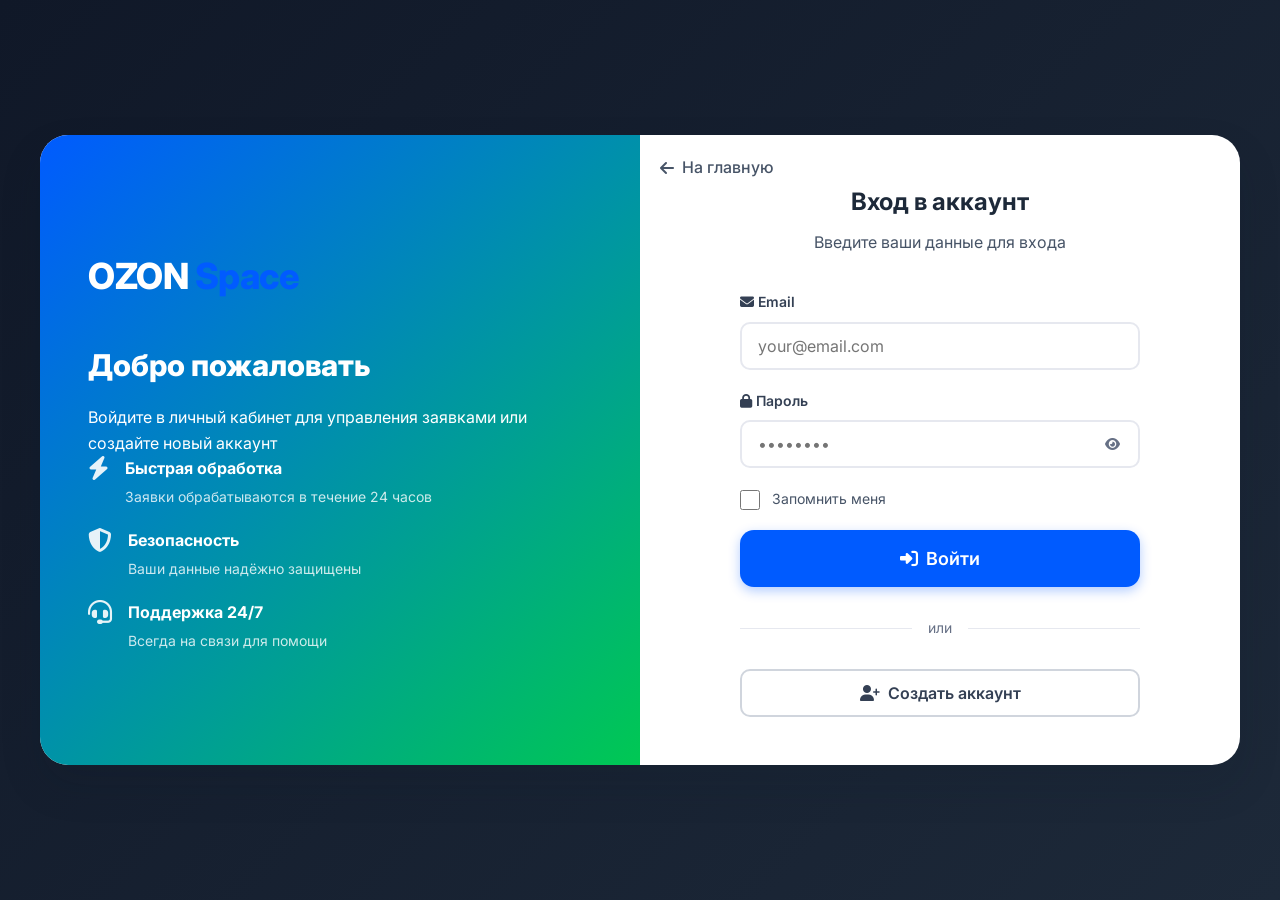
<file: login.html>
<!DOCTYPE html>
<html lang="ru">
<head>
    <meta charset="UTF-8">
    <meta name="viewport" content="width=device-width, initial-scale=1.0">
    <title>Вход в систему | OZON Space</title>
    <link rel="stylesheet" href="style.css">
    <link href="https://fonts.googleapis.com/css2?family=Inter:wght@300;400;500;600;700;800&display=swap" rel="stylesheet">
    <link rel="stylesheet" href="https://cdnjs.cloudflare.com/ajax/libs/font-awesome/6.4.0/css/all.min.css">
    <meta name="description" content="OZON Space - коворкинг центр для складов, ПВЗ и логистики. Аренда помещений от 50 м².">
<meta name="keywords" content="коворкинг, склад, ПВЗ, логистика, аренда, OZON">
<meta name="robots" content="index, follow">

<!-- Для поисковиков -->
<meta name="yandex-verification" content="код_из_Яндекс_Вебмастер">
<meta name="google-site-verification" content="код_из_Google_Search">

<!-- Open Graph -->
<meta property="og:title" content="OZON Space | Коворкинг центр">
<meta property="og:description" content="Современные пространства для бизнеса">
<meta property="og:type" content="website">
<meta property="og:url" content="https://coldstarebo1.github.io/ozon-space/">
</head>
<body class="auth-page">
    <div class="auth-container">
        <div class="auth-info">
            <div class="auth-info-content">
                <div class="logo-large">
                    <span class="logo-text">OZON <span class="highlight">Space</span></span>
                </div>
                <h1>Добро пожаловать</h1>
                <p>Войдите в личный кабинет для управления заявками или создайте новый аккаунт</p>
                <div class="auth-features">
                    <div class="auth-feature">
                        <i class="fas fa-bolt"></i>
                        <div><h4>Быстрая обработка</h4><p>Заявки обрабатываются в течение 24 часов</p></div>
                    </div>
                    <div class="auth-feature">
                        <i class="fas fa-shield-alt"></i>
                        <div><h4>Безопасность</h4><p>Ваши данные надёжно защищены</p></div>
                    </div>
                    <div class="auth-feature">
                        <i class="fas fa-headset"></i>
                        <div><h4>Поддержка 24/7</h4><p>Всегда на связи для помощи</p></div>
                    </div>
                </div>
            </div>
        </div>

        <div class="auth-forms">
            <a href="index.html" class="back-to-site"><i class="fas fa-arrow-left"></i> На главную</a>

            <div class="auth-form-wrapper active" id="loginWrapper">
                <div class="auth-header">
                    <h2>Вход в аккаунт</h2>
                    <p>Введите ваши данные для входа</p>
                </div>
                <form id="loginForm" class="auth-form">
                    <div class="form-group">
                        <label for="loginEmail"><i class="fas fa-envelope"></i> Email</label>
                        <input type="email" id="loginEmail" required placeholder="your@email.com" autocomplete="email">
                    </div>
                    <div class="form-group">
                        <label for="loginPassword"><i class="fas fa-lock"></i> Пароль</label>
                        <div class="password-input">
                            <input type="password" id="loginPassword" required placeholder="••••••••" autocomplete="current-password">
                            <button type="button" class="toggle-password" data-target="loginPassword"><i class="fas fa-eye"></i></button>
                        </div>
                    </div>
                    <div class="form-options">
                        <label class="checkbox-label">
                            <input type="checkbox" id="rememberMe">
                            <span>Запомнить меня</span>
                        </label>
                    </div>
                    <button type="submit" class="btn btn-primary btn-block btn-lg"><i class="fas fa-sign-in-alt"></i> Войти</button>
                    <div class="auth-divider"><span>или</span></div>
                    <button type="button" class="btn btn-outline btn-block" id="showRegisterBtn"><i class="fas fa-user-plus"></i> Создать аккаунт</button>
                </form>
            </div>

            <div class="auth-form-wrapper" id="registerWrapper">
                <div class="auth-header">
                    <h2>Регистрация</h2>
                    <p>Создайте аккаунт для начала работы</p>
                </div>
                <form id="registerForm" class="auth-form">
                    <div class="form-group">
                        <label for="registerName"><i class="fas fa-user"></i> ФИО *</label>
                        <input type="text" id="registerName" required placeholder="Иванов Иван Иванович" autocomplete="name">
                    </div>
                    <div class="form-group">
                        <label for="registerEmail"><i class="fas fa-envelope"></i> Email *</label>
                        <input type="email" id="registerEmail" required placeholder="your@email.com" autocomplete="email">
                    </div>
                    <div class="form-group">
                        <label for="registerPhone"><i class="fas fa-phone"></i> Телефон *</label>
                        <input type="tel" id="registerPhone" required placeholder="+7 (999) 000-00-00" autocomplete="tel">
                    </div>
                    <div class="form-group">
                        <label for="registerPassword"><i class="fas fa-lock"></i> Пароль *</label>
                        <div class="password-input">
                            <input type="password" id="registerPassword" required placeholder="Минимум 6 символов" autocomplete="new-password" minlength="6">
                            <button type="button" class="toggle-password" data-target="registerPassword"><i class="fas fa-eye"></i></button>
                        </div>
                        <div class="password-strength" id="passwordStrength"></div>
                    </div>
                    <div class="form-group">
                        <label for="registerConfirm"><i class="fas fa-lock"></i> Подтвердите пароль *</label>
                        <div class="password-input">
                            <input type="password" id="registerConfirm" required placeholder="••••••••" autocomplete="new-password">
                            <button type="button" class="toggle-password" data-target="registerConfirm"><i class="fas fa-eye"></i></button>
                        </div>
                    </div>
                    <div class="form-options">
                        <label class="checkbox-label">
                            <input type="checkbox" id="agreeTerms" required>
                            <span>Я согласен с <a href="#" class="terms-link">условиями использования</a></span>
                        </label>
                    </div>
                    <button type="submit" class="btn btn-primary btn-block btn-lg"><i class="fas fa-user-plus"></i> Зарегистрироваться</button>
                    <div class="auth-divider"><span>или</span></div>
                    <button type="button" class="btn btn-outline btn-block" id="showLoginBtn"><i class="fas fa-sign-in-alt"></i> Уже есть аккаунт? Войти</button>
                </form>
            </div>
        </div>
    </div>

    <div class="toast-container" id="toastContainer"></div>

    <script src="script.js"></script>
    <!-- Модальное окно условий использования -->
<div class="modal-overlay" id="termsModal">
    <div class="modal-content modal-lg">
        <button class="modal-close" id="closeTermsModal"><i class="fas fa-times"></i></button>
        <div class="modal-header">
            <h2><i class="fas fa-file-contract"></i> Условия использования</h2>
            <p>Последнее обновление: 14.06.2026</p>
        </div>
        <div class="terms-content">
            <h3>1. Общие положения</h3>
            <p>Настоящие Условия использования регулируют отношения между пользователем и сервисом OZON Space. Регистрируясь на сайте, вы подтверждаете своё согласие с данными условиями.</p>
            
            <h3>2. Регистрация и аккаунт</h3>
            <p>2.1. Пользователь обязуется предоставить достоверную информацию при регистрации.</p>
            <p>2.2. Пользователь несёт ответственность за сохранность своего пароля.</p>
            <p>2.3. Администрация вправе заблокировать аккаунт при нарушении условий использования.</p>
            
            <h3>3. Подача заявок</h3>
            <p>3.1. Заявка на аренду помещения является предварительной и не обязывает стороны к заключению договора.</p>
            <p>3.2. После подачи заявки с пользователем связывается менеджер для уточнения деталей.</p>
            <p>3.3. Окончательная стоимость определяется после согласования всех условий.</p>
            
            <h3>4. Оплата</h3>
            <p>4.1. Оплата производится после подтверждения заявки администратором.</p>
            <p>4.2. Чек об оплате формируется автоматически и отправляется пользователю.</p>
            <p>4.3. Возврат средств осуществляется согласно договору аренды.</p>
            
            <h3>5. Ответственность сторон</h3>
            <p>5.1. Администрация не несёт ответственности за временные технические сбои.</p>
            <p>5.2. Пользователь обязуется не использовать сервис в противоправных целях.</p>
            <p>5.3. Все споры решаются путём переговоров, при невозможности — в судебном порядке.</p>
            
            <h3>6. Конфиденциальность</h3>
            <p>6.1. Персональные данные пользователя обрабатываются в соответствии с ФЗ-152.</p>
            <p>6.2. Данные не передаются третьим лицам без согласия пользователя.</p>
        </div>
        <div class="modal-actions">
            <button class="btn btn-primary btn-block" id="acceptTermsBtn">
                <i class="fas fa-check"></i> Я ознакомился и принимаю условия
            </button>
        </div>
    </div>
</div>
</body>
</html>
</file>
<file: style.css>
/* ============================================
   OZON Space - Modern CSS Framework
   ============================================ */

:root {
    --primary: #005BFF;
    --primary-dark: #0042cc;
    --primary-light: #4d8aff;
    --secondary: #F91155;
    --secondary-dark: #d60e47;
    --accent: #00C853;
    --accent-dark: #00a845;
    --warning: #FF9E00;
    --danger: #FF4757;
    
    --white: #FFFFFF;
    --gray-50: #F8F9FB;
    --gray-100: #F0F2F5;
    --gray-200: #E6E8EF;
    --gray-300: #D0D5DD;
    --gray-400: #98A2B3;
    --gray-500: #667085;
    --gray-600: #475467;
    --gray-700: #344054;
    --gray-800: #1D2939;
    --gray-900: #101828;
    
    --gradient-primary: linear-gradient(135deg, #005BFF 0%, #00C853 100%);
    --gradient-secondary: linear-gradient(135deg, #F91155 0%, #FF9E00 100%);
    --gradient-dark: linear-gradient(135deg, #101828 0%, #1D2939 100%);
    
    --shadow-xs: 0 1px 2px rgba(16, 24, 40, 0.05);
    --shadow-sm: 0 2px 4px rgba(16, 24, 40, 0.06);
    --shadow-md: 0 4px 8px rgba(16, 24, 40, 0.08);
    --shadow-lg: 0 8px 16px rgba(16, 24, 40, 0.1);
    --shadow-xl: 0 12px 24px rgba(16, 24, 40, 0.12);
    --shadow-2xl: 0 20px 40px rgba(16, 24, 40, 0.15);
    
    --radius-sm: 6px;
    --radius-md: 10px;
    --radius-lg: 14px;
    --radius-xl: 20px;
    --radius-2xl: 28px;
    --radius-full: 9999px;
    
    --space-xs: 4px;
    --space-sm: 8px;
    --space-md: 12px;
    --space-lg: 16px;
    --space-xl: 20px;
    --space-2xl: 28px;
    --space-3xl: 36px;
    --space-4xl: 48px;
    
    --font-family: 'Inter', -apple-system, BlinkMacSystemFont, 'Segoe UI', sans-serif;
    --font-size-xs: 0.75rem;
    --font-size-sm: 0.875rem;
    --font-size-base: 1rem;
    --font-size-lg: 1.125rem;
    --font-size-xl: 1.25rem;
    --font-size-2xl: 1.5rem;
    --font-size-3xl: 1.875rem;
    --font-size-4xl: 2.25rem;
    
    --transition-fast: 0.15s ease;
    --transition-base: 0.25s ease;
    --transition-slow: 0.4s ease;
    
    --z-dropdown: 100;
    --z-sticky: 200;
    --z-modal: 1000;
    --z-toast: 1100;
}

* {
    margin: 0;
    padding: 0;
    box-sizing: border-box;
}

html {
    scroll-behavior: smooth;
    font-size: 16px;
}

body {
    font-family: var(--font-family);
    font-size: var(--font-size-base);
    line-height: 1.6;
    color: var(--gray-800);
    background-color: var(--gray-50);
    -webkit-font-smoothing: antialiased;
    -moz-osx-font-smoothing: grayscale;
}

a {
    text-decoration: none;
    color: inherit;
    transition: color var(--transition-fast);
}

img {
    max-width: 100%;
    height: auto;
    display: block;
}

button {
    font-family: inherit;
    cursor: pointer;
    border: none;
    background: none;
}

input, textarea, select {
    font-family: inherit;
    font-size: inherit;
}

.container {
    max-width: 1280px;
    margin: 0 auto;
    padding: 0 var(--space-xl);
}

/* === NAVIGATION === */
.navbar {
    position: sticky;
    top: 0;
    z-index: var(--z-sticky);
    background: rgba(255, 255, 255, 0.95);
    backdrop-filter: blur(12px);
    border-bottom: 1px solid var(--gray-200);
    box-shadow: var(--shadow-sm);
}

.nav-wrapper {
    display: flex;
    align-items: center;
    justify-content: space-between;
    height: 72px;
}

.logo {
    display: flex;
    align-items: center;
}

.logo-link {
    display: flex;
    align-items: center;
    gap: var(--space-sm);
}

.logo-text {
    font-size: var(--font-size-2xl);
    font-weight: 800;
    color: var(--gray-900);
    letter-spacing: -0.5px;
}

.logo-text .highlight {
    color: var(--primary);
}

.admin-badge {
    background: var(--secondary);
    color: var(--white);
    font-size: var(--font-size-xs);
    font-weight: 700;
    padding: 4px 10px;
    border-radius: var(--radius-full);
    text-transform: uppercase;
    letter-spacing: 0.5px;
    margin-left: var(--space-md);
}

.nav-menu {
    display: flex;
    align-items: center;
    gap: var(--space-xl);
    list-style: none;
}

.nav-link {
    font-weight: 500;
    color: var(--gray-600);
    padding: var(--space-sm) var(--space-md);
    border-radius: var(--radius-md);
    transition: all var(--transition-fast);
    display: flex;
    align-items: center;
    gap: var(--space-sm);
}

.nav-link:hover, .nav-link.active {
    color: var(--primary);
    background: rgba(0, 91, 255, 0.08);
}

.btn-login {
    background: var(--primary);
    color: var(--white) !important;
    padding: var(--space-md) var(--space-xl);
    border-radius: var(--radius-md);
    font-weight: 600;
    transition: all var(--transition-fast);
    display: flex;
    align-items: center;
    gap: var(--space-sm);
}

.btn-login:hover {
    background: var(--primary-dark);
    transform: translateY(-2px);
    box-shadow: var(--shadow-md);
}

/* === HERO SECTION === */
.hero {
    position: relative;
    min-height: 90vh;
    display: flex;
    align-items: center;
    justify-content: center;
    overflow: hidden;
    background: var(--gradient-dark);
}

.hero-bg {
    position: absolute;
    inset: 0;
    background: var(--gradient-primary);
    opacity: 0.3;
}

.hero-overlay {
    position: absolute;
    inset: 0;
    background: linear-gradient(to bottom, rgba(16, 24, 40, 0.7), rgba(16, 24, 40, 0.3));
}

.hero-content {
    position: relative;
    z-index: 1;
    text-align: center;
    max-width: 900px;
    color: var(--white);
}

.hero-title {
    font-size: clamp(2.5rem, 5vw, 4rem);
    font-weight: 900;
    margin-bottom: var(--space-xl);
    line-height: 1.1;
    letter-spacing: -1px;
}

.gradient-text {
    background: var(--gradient-primary);
    -webkit-background-clip: text;
    -webkit-text-fill-color: transparent;
    background-clip: text;
}

.hero-subtitle {
    font-size: var(--font-size-xl);
    color: var(--gray-300);
    margin-bottom: var(--space-3xl);
    line-height: 1.6;
}

.hero-buttons {
    display: flex;
    gap: var(--space-lg);
    justify-content: center;
    flex-wrap: wrap;
    margin-bottom: var(--space-4xl);
}

.hero-stats {
    display: flex;
    gap: var(--space-4xl);
    justify-content: center;
    flex-wrap: wrap;
}

.stat-item {
    text-align: center;
}

.stat-number {
    font-size: var(--font-size-3xl);
    font-weight: 800;
    color: var(--white);
    margin-bottom: var(--space-xs);
}

.stat-label {
    font-size: var(--font-size-sm);
    color: var(--gray-400);
    text-transform: uppercase;
    letter-spacing: 0.5px;
}

/* === BUTTONS === */
.btn {
    display: inline-flex;
    align-items: center;
    justify-content: center;
    gap: var(--space-sm);
    padding: var(--space-md) var(--space-xl);
    font-weight: 600;
    font-size: var(--font-size-base);
    border-radius: var(--radius-md);
    transition: all var(--transition-fast);
    cursor: pointer;
    border: 2px solid transparent;
    text-align: center;
}

.btn:disabled {
    opacity: 0.6;
    cursor: not-allowed;
}

.btn-primary {
    background: var(--primary);
    color: var(--white);
    box-shadow: 0 4px 12px rgba(0, 91, 255, 0.3);
}

.btn-primary:hover:not(:disabled) {
    background: var(--primary-dark);
    transform: translateY(-2px);
    box-shadow: 0 8px 20px rgba(0, 91, 255, 0.4);
}

.btn-secondary {
    background: var(--secondary);
    color: var(--white);
    box-shadow: 0 4px 12px rgba(249, 17, 85, 0.3);
}

.btn-secondary:hover:not(:disabled) {
    background: var(--secondary-dark);
    transform: translateY(-2px);
    box-shadow: 0 8px 20px rgba(249, 17, 85, 0.4);
}

.btn-outline {
    background: transparent;
    border-color: var(--gray-300);
    color: var(--gray-700);
}

.btn-outline:hover:not(:disabled) {
    border-color: var(--primary);
    color: var(--primary);
    background: rgba(0, 91, 255, 0.05);
}

.btn-success {
    background: var(--accent);
    color: var(--white);
}

.btn-success:hover:not(:disabled) {
    background: var(--accent-dark);
}

.btn-danger {
    background: var(--danger);
    color: var(--white);
}

.btn-danger:hover:not(:disabled) {
    background: #d6303f;
}

.btn-lg {
    padding: var(--space-lg) var(--space-2xl);
    font-size: var(--font-size-lg);
    border-radius: var(--radius-lg);
}

.btn-sm {
    padding: var(--space-sm) var(--space-md);
    font-size: var(--font-size-sm);
}

.btn-block {
    width: 100%;
}

/* === SECTIONS === */
.section {
    padding: var(--space-4xl) 0;
}

.section-header {
    text-align: center;
    margin-bottom: var(--space-4xl);
}

.section-title {
    font-size: var(--font-size-3xl);
    font-weight: 800;
    color: var(--gray-900);
    margin-bottom: var(--space-md);
}

.section-title .highlight {
    color: var(--primary);
}

.section-subtitle {
    font-size: var(--font-size-lg);
    color: var(--gray-600);
    max-width: 600px;
    margin: 0 auto;
}

.section-title-small {
    font-size: var(--font-size-xl);
    font-weight: 700;
    color: var(--gray-800);
    margin-bottom: var(--space-lg);
    display: flex;
    align-items: center;
    gap: var(--space-md);
}

/* === FEATURES GRID === */
.features-grid {
    display: grid;
    grid-template-columns: repeat(auto-fit, minmax(260px, 1fr));
    gap: var(--space-2xl);
}

.feature-card {
    background: var(--white);
    padding: var(--space-3xl);
    border-radius: var(--radius-xl);
    text-align: center;
    transition: all var(--transition-base);
    border: 1px solid var(--gray-200);
}

.feature-card:hover {
    transform: translateY(-8px);
    box-shadow: var(--shadow-xl);
    border-color: var(--primary);
}

.feature-icon {
    width: 72px;
    height: 72px;
    margin: 0 auto var(--space-xl);
    background: var(--gradient-primary);
    border-radius: var(--radius-lg);
    display: flex;
    align-items: center;
    justify-content: center;
    font-size: var(--font-size-3xl);
    color: var(--white);
}

.feature-card h3 {
    font-size: var(--font-size-xl);
    font-weight: 700;
    color: var(--gray-800);
    margin-bottom: var(--space-md);
}

.feature-card p {
    color: var(--gray-600);
    line-height: 1.6;
}

/* === SERVICES === */
.services {
    background: var(--gray-100);
}

.services-grid {
    display: grid;
    grid-template-columns: repeat(auto-fit, minmax(340px, 1fr));
    gap: var(--space-3xl);
}

.service-card {
    background: var(--white);
    border-radius: var(--radius-xl);
    overflow: hidden;
    transition: all var(--transition-base);
    border: 1px solid var(--gray-200);
    cursor: pointer;
}

.service-card:hover {
    transform: translateY(-8px);
    box-shadow: var(--shadow-2xl);
}

.service-image {
    height: 200px;
    background: var(--gradient-primary);
    display: flex;
    align-items: center;
    justify-content: center;
    font-size: 5rem;
    color: rgba(255, 255, 255, 0.9);
}

.service-content {
    padding: var(--space-2xl);
}

.service-content h3 {
    font-size: var(--font-size-xl);
    font-weight: 700;
    color: var(--gray-800);
    margin-bottom: var(--space-md);
}

.service-content p {
    color: var(--gray-600);
    margin-bottom: var(--space-lg);
    line-height: 1.6;
}

.service-features {
    list-style: none;
    margin-bottom: var(--space-xl);
}

.service-features li {
    display: flex;
    align-items: center;
    gap: var(--space-md);
    padding: var(--space-sm) 0;
    color: var(--gray-700);
}

.service-features i {
    color: var(--accent);
    font-size: var(--font-size-sm);
}

.btn-service {
    width: 100%;
    background: var(--primary);
    color: var(--white);
    padding: var(--space-md);
    border-radius: var(--radius-md);
    font-weight: 600;
    display: flex;
    align-items: center;
    justify-content: center;
    gap: var(--space-sm);
    transition: all var(--transition-fast);
}

.btn-service:hover {
    background: var(--primary-dark);
}

/* === PRICING === */
.pricing-grid {
    display: grid;
    grid-template-columns: repeat(auto-fit, minmax(300px, 1fr));
    gap: var(--space-2xl);
    align-items: start;
}

.pricing-card {
    background: var(--white);
    border: 2px solid var(--gray-200);
    border-radius: var(--radius-xl);
    padding: var(--space-3xl);
    text-align: center;
    transition: all var(--transition-base);
    position: relative;
}

.pricing-card:hover {
    transform: translateY(-4px);
    box-shadow: var(--shadow-xl);
    border-color: var(--primary);
}

.pricing-card.featured {
    border-color: var(--secondary);
    transform: scale(1.05);
    box-shadow: var(--shadow-2xl);
}

.pricing-card.featured:hover {
    transform: scale(1.05) translateY(-4px);
}

.pricing-badge {
    position: absolute;
    top: -12px;
    left: 50%;
    transform: translateX(-50%);
    background: var(--secondary);
    color: var(--white);
    padding: var(--space-sm) var(--space-xl);
    border-radius: var(--radius-full);
    font-weight: 700;
    font-size: var(--font-size-sm);
    text-transform: uppercase;
    letter-spacing: 0.5px;
}

.pricing-header {
    margin-bottom: var(--space-2xl);
}

.pricing-header h3 {
    font-size: var(--font-size-2xl);
    font-weight: 700;
    color: var(--gray-800);
    margin-bottom: var(--space-md);
}

.pricing-price {
    font-size: var(--font-size-4xl);
    font-weight: 900;
    color: var(--primary);
    margin-bottom: var(--space-sm);
}

.pricing-price span {
    font-size: var(--font-size-base);
    color: var(--gray-500);
    font-weight: 500;
}

.pricing-features {
    list-style: none;
    text-align: left;
    margin-bottom: var(--space-2xl);
}

.pricing-features li {
    display: flex;
    align-items: center;
    gap: var(--space-md);
    padding: var(--space-md) 0;
    border-bottom: 1px solid var(--gray-100);
    color: var(--gray-700);
}

.pricing-features li:last-child {
    border-bottom: none;
}

.pricing-features i {
    color: var(--accent);
    font-size: var(--font-size-sm);
}

.btn-pricing {
    width: 100%;
    background: var(--primary);
    color: var(--white);
    padding: var(--space-lg);
    border-radius: var(--radius-md);
    font-weight: 600;
    transition: all var(--transition-fast);
}

.btn-pricing:hover {
    background: var(--primary-dark);
    transform: translateY(-2px);
}

/* === QUICK ORDER === */
.quick-order {
    background: var(--gradient-dark);
    color: var(--white);
}

.quick-order-wrapper {
    display: grid;
    grid-template-columns: 1fr 1fr;
    gap: var(--space-4xl);
    align-items: center;
}

.quick-order-info h2 {
    font-size: var(--font-size-3xl);
    font-weight: 800;
    margin-bottom: var(--space-lg);
}

.quick-order-info p {
    font-size: var(--font-size-lg);
    color: var(--gray-300);
    margin-bottom: var(--space-2xl);
}

.quick-order-benefits {
    list-style: none;
}

.quick-order-benefits li {
    display: flex;
    align-items: center;
    gap: var(--space-md);
    padding: var(--space-md) 0;
    font-size: var(--font-size-lg);
}

.quick-order-benefits i {
    color: var(--accent);
    font-size: var(--font-size-xl);
}

.quick-order-form {
    background: var(--white);
    padding: var(--space-3xl);
    border-radius: var(--radius-xl);
    box-shadow: var(--shadow-2xl);
}

/* === FORMS === */
.form-group {
    margin-bottom: var(--space-xl);
}

.form-group label {
    display: block;
    font-weight: 600;
    color: var(--gray-700);
    margin-bottom: var(--space-sm);
    font-size: var(--font-size-sm);
}

.form-group input,
.form-group textarea,
.form-group select {
    width: 100%;
    padding: var(--space-md) var(--space-lg);
    border: 2px solid var(--gray-200);
    border-radius: var(--radius-md);
    font-size: var(--font-size-base);
    transition: all var(--transition-fast);
    background: var(--white);
}

.form-group input:focus,
.form-group textarea:focus,
.form-group select:focus {
    outline: none;
    border-color: var(--primary);
    box-shadow: 0 0 0 4px rgba(0, 91, 255, 0.1);
}

.form-group small {
    display: block;
    margin-top: var(--space-xs);
    color: var(--gray-500);
    font-size: var(--font-size-xs);
}

.form-row {
    display: grid;
    grid-template-columns: 1fr 1fr;
    gap: var(--space-lg);
}

.password-input {
    position: relative;
}

.password-input input {
    padding-right: var(--space-3xl);
}

.toggle-password {
    position: absolute;
    right: var(--space-md);
    top: 50%;
    transform: translateY(-50%);
    color: var(--gray-500);
    padding: var(--space-sm);
    transition: color var(--transition-fast);
}

.toggle-password:hover {
    color: var(--primary);
}

.password-strength {
    margin-top: var(--space-sm);
    font-size: var(--font-size-xs);
    font-weight: 600;
}

/* === FOOTER === */
.footer {
    background: var(--gray-900);
    color: var(--gray-300);
    padding: var(--space-4xl) 0 var(--space-2xl);
}

.footer-content {
    display: grid;
    grid-template-columns: repeat(auto-fit, minmax(250px, 1fr));
    gap: var(--space-3xl);
    margin-bottom: var(--space-3xl);
}

.footer-section h3,
.footer-section h4 {
    color: var(--white);
    margin-bottom: var(--space-lg);
}

.footer-section p {
    line-height: 1.6;
    margin-bottom: var(--space-lg);
}

.footer-section ul {
    list-style: none;
}

.footer-section ul li {
    margin-bottom: var(--space-md);
}

.footer-section a {
    color: var(--gray-400);
    transition: color var(--transition-fast);
}

.footer-section a:hover {
    color: var(--primary);
}

.footer-section i {
    margin-right: var(--space-md);
    width: 20px;
}

.social-links {
    display: flex;
    gap: var(--space-md);
}

.social-links a {
    width: 40px;
    height: 40px;
    background: var(--gray-800);
    border-radius: var(--radius-full);
    display: flex;
    align-items: center;
    justify-content: center;
    transition: all var(--transition-fast);
}

.social-links a:hover {
    background: var(--primary);
    color: var(--white);
    transform: translateY(-3px);
}

.footer-bottom {
    text-align: center;
    padding-top: var(--space-2xl);
    border-top: 1px solid var(--gray-800);
    color: var(--gray-500);
}

/* === AUTH PAGE === */
.auth-page {
    min-height: 100vh;
    display: flex;
    align-items: center;
    justify-content: center;
    background: var(--gradient-dark);
    padding: var(--space-xl);
}

.auth-container {
    display: grid;
    grid-template-columns: 1fr 1fr;
    max-width: 1200px;
    width: 100%;
    background: var(--white);
    border-radius: var(--radius-2xl);
    overflow: hidden;
    box-shadow: var(--shadow-2xl);
}

.auth-info {
    background: var(--gradient-primary);
    padding: var(--space-4xl);
    color: var(--white);
    display: flex;
    flex-direction: column;
    justify-content: center;
}

.logo-large {
    margin-bottom: var(--space-3xl);
}

.logo-large .logo-text {
    color: var(--white);
    font-size: var(--font-size-4xl);
}

.auth-info h1 {
    font-size: var(--font-size-3xl);
    font-weight: 800;
    margin-bottom: var(--space-lg);
}

.auth-info > p {
    font-size: var(--font-size-lg);
    color: rgba(255, 255, 255, 0.9);
    margin-bottom: var(--space-3xl);
}

.auth-features {
    display: flex;
    flex-direction: column;
    gap: var(--space-xl);
}

.auth-feature {
    display: flex;
    align-items: flex-start;
    gap: var(--space-lg);
}

.auth-feature i {
    font-size: var(--font-size-2xl);
    opacity: 0.9;
}

.auth-feature h4 {
    font-weight: 700;
    margin-bottom: var(--space-xs);
}

.auth-feature p {
    font-size: var(--font-size-sm);
    color: rgba(255, 255, 255, 0.8);
}

.auth-forms {
    padding: var(--space-4xl);
    position: relative;
}

.back-to-site {
    position: absolute;
    top: var(--space-xl);
    left: var(--space-xl);
    color: var(--gray-600);
    font-weight: 500;
    display: flex;
    align-items: center;
    gap: var(--space-sm);
    transition: color var(--transition-fast);
}

.back-to-site:hover {
    color: var(--primary);
}

.auth-form-wrapper {
    opacity: 0;
    visibility: hidden;
    transition: all var(--transition-base);
    display: none;
}

.auth-form-wrapper.active {
    opacity: 1;
    visibility: visible;
    display: block;
}

.auth-header {
    text-align: center;
    margin-bottom: var(--space-3xl);
}

.auth-header h2 {
    font-size: var(--font-size-2xl);
    font-weight: 700;
    color: var(--gray-800);
    margin-bottom: var(--space-sm);
}

.auth-header p {
    color: var(--gray-600);
}

.auth-form {
    max-width: 400px;
    margin: 0 auto;
}

.form-options {
    margin-bottom: var(--space-xl);
}

.checkbox-label {
    display: flex;
    align-items: center;
    gap: var(--space-md);
    cursor: pointer;
    font-size: var(--font-size-sm);
    color: var(--gray-600);
}

.checkbox-label input[type="checkbox"] {
    width: 18px;
    height: 18px;
    cursor: pointer;
}

.auth-divider {
    text-align: center;
    margin: var(--space-2xl) 0;
    position: relative;
}

.auth-divider::before {
    content: '';
    position: absolute;
    top: 50%;
    left: 0;
    right: 0;
    height: 1px;
    background: var(--gray-200);
}

.auth-divider span {
    background: var(--white);
    padding: 0 var(--space-lg);
    color: var(--gray-500);
    font-size: var(--font-size-sm);
    position: relative;
}

.link {
    color: var(--primary);
    text-decoration: underline;
}

/* === DASHBOARD === */
.dashboard-page {
    background: var(--gray-50);
    min-height: 100vh;
}

.dashboard-nav {
    background: var(--white);
    box-shadow: var(--shadow-sm);
}

.dashboard-main {
    padding: var(--space-3xl) 0;
}

.welcome-section {
    background: var(--gradient-primary);
    padding: var(--space-3xl);
    border-radius: var(--radius-xl);
    color: var(--white);
    display: flex;
    justify-content: space-between;
    align-items: center;
    margin-bottom: var(--space-3xl);
}

.welcome-section h1 {
    font-size: var(--font-size-3xl);
    font-weight: 800;
    margin-bottom: var(--space-sm);
}

.welcome-section p {
    font-size: var(--font-size-lg);
    opacity: 0.9;
}

/* === STATS GRID === */
.stats-grid {
    display: grid;
    grid-template-columns: repeat(auto-fit, minmax(240px, 1fr));
    gap: var(--space-xl);
    margin-bottom: var(--space-3xl);
}

.stat-card {
    background: var(--white);
    padding: var(--space-2xl);
    border-radius: var(--radius-lg);
    box-shadow: var(--shadow-sm);
    display: flex;
    align-items: flex-start;
    gap: var(--space-lg);
    transition: all var(--transition-fast);
}

.stat-card:hover {
    transform: translateY(-4px);
    box-shadow: var(--shadow-md);
}

.stat-icon {
    width: 56px;
    height: 56px;
    border-radius: var(--radius-md);
    display: flex;
    align-items: center;
    justify-content: center;
    font-size: var(--font-size-2xl);
    color: var(--white);
    flex-shrink: 0;
}

.stat-icon.bg-blue { background: var(--primary); }
.stat-icon.bg-orange { background: var(--warning); }
.stat-icon.bg-green { background: var(--accent); }
.stat-icon.bg-purple { background: #9333ea; }

.stat-info {
    flex: 1;
}

.stat-value {
    font-size: var(--font-size-3xl);
    font-weight: 800;
    color: var(--gray-800);
    margin-bottom: var(--space-xs);
}

.stat-label {
    font-size: var(--font-size-sm);
    color: var(--gray-600);
}

/* === QUICK SERVICES === */
.quick-services {
    margin-bottom: var(--space-3xl);
}

.quick-services-grid {
    display: grid;
    grid-template-columns: repeat(auto-fit, minmax(200px, 1fr));
    gap: var(--space-lg);
}

.quick-service-card {
    background: var(--white);
    padding: var(--space-2xl);
    border-radius: var(--radius-lg);
    text-align: center;
    border: 2px solid var(--gray-200);
    transition: all var(--transition-fast);
    cursor: pointer;
}

.quick-service-card:hover {
    border-color: var(--primary);
    transform: translateY(-4px);
    box-shadow: var(--shadow-md);
}

.qs-icon {
    width: 64px;
    height: 64px;
    margin: 0 auto var(--space-lg);
    border-radius: var(--radius-lg);
    display: flex;
    align-items: center;
    justify-content: center;
    font-size: var(--font-size-2xl);
    color: var(--white);
}

.qs-icon.pvz { background: var(--secondary); }
.qs-icon.sklad { background: var(--primary); }
.qs-icon.logist { background: var(--accent); }

.quick-service-card h3 {
    font-size: var(--font-size-lg);
    font-weight: 700;
    color: var(--gray-800);
    margin-bottom: var(--space-sm);
}

.quick-service-card p {
    color: var(--gray-600);
    font-size: var(--font-size-sm);
    margin-bottom: var(--space-lg);
}

/* === ORDERS SECTION === */
.orders-section {
    background: var(--white);
    padding: var(--space-2xl);
    border-radius: var(--radius-xl);
    box-shadow: var(--shadow-sm);
}

.section-header-row {
    display: flex;
    justify-content: space-between;
    align-items: center;
    margin-bottom: var(--space-2xl);
    flex-wrap: wrap;
    gap: var(--space-lg);
}

.filter-buttons {
    display: flex;
    gap: var(--space-sm);
}

.filter-btn {
    padding: var(--space-sm) var(--space-lg);
    border: 2px solid var(--gray-200);
    background: var(--white);
    border-radius: var(--radius-md);
    font-weight: 600;
    color: var(--gray-600);
    transition: all var(--transition-fast);
}

.filter-btn:hover,
.filter-btn.active {
    border-color: var(--primary);
    color: var(--primary);
    background: rgba(0, 91, 255, 0.05);
}

/* === ORDER CARD === */
.orders-list {
    display: flex;
    flex-direction: column;
    gap: var(--space-lg);
}

.order-card {
    border: 2px solid var(--gray-200);
    border-radius: var(--radius-lg);
    padding: var(--space-xl);
    transition: all var(--transition-fast);
}

.order-card:hover {
    border-color: var(--primary);
    box-shadow: var(--shadow-sm);
}

.order-header {
    display: flex;
    justify-content: space-between;
    align-items: center;
    margin-bottom: var(--space-lg);
    padding-bottom: var(--space-lg);
    border-bottom: 1px solid var(--gray-200);
    flex-wrap: wrap;
    gap: var(--space-md);
}

.order-id {
    font-weight: 700;
    color: var(--gray-800);
    font-size: var(--font-size-lg);
}

.order-status {
    display: flex;
    align-items: center;
    gap: var(--space-sm);
    padding: var(--space-sm) var(--space-md);
    border-radius: var(--radius-full);
    font-weight: 600;
    font-size: var(--font-size-sm);
}

.order-status.status-new {
    background: #FEF3C7;
    color: #92400E;
}

.order-status.status-priced {
    background: #DBEAFE;
    color: #1E40AF;
}

.order-status.status-paid {
    background: #D1FAE5;
    color: #065F46;
}

.order-date {
    color: var(--gray-500);
    font-size: var(--font-size-sm);
}

.order-body {
    display: grid;
    grid-template-columns: 2fr 1fr;
    gap: var(--space-xl);
    margin-bottom: var(--space-lg);
}

.order-service {
    display: flex;
    align-items: center;
    gap: var(--space-md);
}

.order-service i {
    font-size: var(--font-size-2xl);
    color: var(--primary);
}

.order-service-name {
    font-weight: 700;
    color: var(--gray-800);
    margin-bottom: var(--space-xs);
}

.order-service-desc {
    font-size: var(--font-size-sm);
    color: var(--gray-500);
}

.order-price {
    text-align: right;
}

.order-price-value {
    font-size: var(--font-size-xl);
    font-weight: 800;
    color: var(--primary);
    margin-bottom: var(--space-xs);
}

.order-price-label {
    font-size: var(--font-size-sm);
    color: var(--gray-500);
}

.order-message {
    background: var(--gray-50);
    padding: var(--space-md);
    border-radius: var(--radius-md);
    margin-bottom: var(--space-lg);
    display: flex;
    align-items: flex-start;
    gap: var(--space-md);
    font-size: var(--font-size-sm);
    color: var(--gray-700);
}

.order-message i {
    color: var(--gray-400);
    margin-top: 2px;
}

.order-actions {
    display: flex;
    gap: var(--space-md);
    justify-content: flex-end;
}

/* === EMPTY STATE === */
.empty-state {
    text-align: center;
    padding: var(--space-4xl);
    color: var(--gray-500);
}

.empty-state i {
    font-size: 4rem;
    margin-bottom: var(--space-lg);
    opacity: 0.5;
}

.empty-state h3 {
    font-size: var(--font-size-xl);
    font-weight: 700;
    color: var(--gray-700);
    margin-bottom: var(--space-md);
}

.empty-state p {
    margin-bottom: var(--space-xl);
}

/* === MODAL === */
.modal-overlay {
    position: fixed;
    inset: 0;
    background: rgba(16, 24, 40, 0.75);
    backdrop-filter: blur(4px);
    z-index: var(--z-modal);
    display: flex;
    align-items: center;
    justify-content: center;
    padding: var(--space-xl);
    opacity: 0;
    visibility: hidden;
    transition: all var(--transition-base);
}

.modal-overlay.active {
    opacity: 1;
    visibility: visible;
}

.modal-content {
    background: var(--white);
    border-radius: var(--radius-xl);
    padding: var(--space-3xl);
    max-width: 500px;
    width: 100%;
    max-height: 90vh;
    overflow-y: auto;
    position: relative;
    transform: scale(0.95);
    transition: transform var(--transition-base);
}

.modal-overlay.active .modal-content {
    transform: scale(1);
}

.modal-lg {
    max-width: 700px;
}

.modal-sm {
    max-width: 400px;
}

.modal-close {
    position: absolute;
    top: var(--space-xl);
    right: var(--space-xl);
    width: 36px;
    height: 36px;
    border-radius: var(--radius-full);
    background: var(--gray-100);
    display: flex;
    align-items: center;
    justify-content: center;
    transition: all var(--transition-fast);
    z-index: 10;
}

.modal-close:hover {
    background: var(--gray-200);
}

.modal-header {
    text-align: center;
    margin-bottom: var(--space-2xl);
}

.modal-header h2 {
    font-size: var(--font-size-2xl);
    font-weight: 700;
    color: var(--gray-800);
    margin-bottom: var(--space-sm);
}

.modal-header p {
    color: var(--gray-600);
}

.modal-form .form-row {
    margin-bottom: var(--space-lg);
}

.modal-actions {
    display: flex;
    gap: var(--space-md);
    margin-top: var(--space-2xl);
}

.modal-actions .btn {
    flex: 1;
}

/* === PAYMENT MODAL === */
.payment-modal-content {
    text-align: center;
}

.payment-icon {
    width: 80px;
    height: 80px;
    margin: 0 auto var(--space-xl);
    background: var(--gradient-primary);
    border-radius: var(--radius-full);
    display: flex;
    align-items: center;
    justify-content: center;
    font-size: var(--font-size-4xl);
    color: var(--white);
}

.payment-details {
    background: var(--gray-50);
    padding: var(--space-xl);
    border-radius: var(--radius-md);
    margin-bottom: var(--space-2xl);
    text-align: left;
}

.payment-row {
    display: flex;
    justify-content: space-between;
    padding: var(--space-md) 0;
    border-bottom: 1px solid var(--gray-200);
}

.payment-row:last-child {
    border-bottom: none;
}

.payment-row.total {
    font-size: var(--font-size-lg);
    font-weight: 700;
    color: var(--primary);
}

.payment-methods {
    text-align: left;
    margin-bottom: var(--space-2xl);
}

.payment-methods h4 {
    font-size: var(--font-size-base);
    font-weight: 600;
    color: var(--gray-800);
    margin-bottom: var(--space-md);
}

.payment-method {
    display: flex;
    align-items: center;
    gap: var(--space-md);
    padding: var(--space-md);
    border: 2px solid var(--gray-200);
    border-radius: var(--radius-md);
    margin-bottom: var(--space-md);
    cursor: pointer;
    transition: all var(--transition-fast);
}

.payment-method:hover,
.payment-method.selected {
    border-color: var(--primary);
    background: rgba(0, 91, 255, 0.05);
}

.payment-method i {
    font-size: var(--font-size-xl);
    color: var(--gray-600);
}

.payment-secure {
    margin-top: var(--space-lg);
    font-size: var(--font-size-sm);
    color: var(--gray-500);
    display: flex;
    align-items: center;
    justify-content: center;
    gap: var(--space-sm);
}

/* === ADMIN PAGE === */
.admin-page {
    background: var(--gray-50);
    min-height: 100vh;
}

.admin-nav {
    background: var(--white);
    box-shadow: var(--shadow-sm);
}

.admin-main {
    padding: var(--space-3xl) 0;
}

.admin-header {
    display: flex;
    justify-content: space-between;
    align-items: center;
    margin-bottom: var(--space-3xl);
    flex-wrap: wrap;
    gap: var(--space-lg);
}

.admin-header h1 {
    font-size: var(--font-size-3xl);
    font-weight: 800;
    color: var(--gray-800);
    margin-bottom: var(--space-xs);
}

.admin-header p {
    color: var(--gray-600);
}

.admin-actions {
    display: flex;
    gap: var(--space-md);
}

.admin-section {
    background: var(--white);
    padding: var(--space-2xl);
    border-radius: var(--radius-xl);
    box-shadow: var(--shadow-sm);
    margin-bottom: var(--space-3xl);
}

.admin-controls {
    display: flex;
    gap: var(--space-md);
    align-items: center;
    flex-wrap: wrap;
}

.search-box {
    position: relative;
}

.search-box i {
    position: absolute;
    left: var(--space-md);
    top: 50%;
    transform: translateY(-50%);
    color: var(--gray-400);
}

.search-box input {
    padding-left: var(--space-3xl);
    padding-right: var(--space-lg);
    width: 300px;
}

.filter-select {
    padding: var(--space-md) var(--space-lg);
    border: 2px solid var(--gray-200);
    border-radius: var(--radius-md);
    font-weight: 500;
    background: var(--white);
    cursor: pointer;
}

/* === TABLE === */
.table-wrapper {
    overflow-x: auto;
}

.admin-table {
    width: 100%;
    border-collapse: collapse;
}

.admin-table thead {
    background: var(--gray-50);
}

.admin-table th {
    padding: var(--space-md) var(--space-lg);
    text-align: left;
    font-weight: 600;
    color: var(--gray-700);
    font-size: var(--font-size-sm);
    text-transform: uppercase;
    letter-spacing: 0.5px;
    border-bottom: 2px solid var(--gray-200);
}

.sortable {
    cursor: pointer;
    user-select: none;
}

.sortable:hover {
    color: var(--primary);
}

.admin-table td {
    padding: var(--space-lg);
    border-bottom: 1px solid var(--gray-200);
    vertical-align: middle;
}

.admin-table tbody tr {
    transition: background var(--transition-fast);
}

.admin-table tbody tr:hover {
    background: var(--gray-50);
}

.client-info,
.service-info {
    display: flex;
    flex-direction: column;
    gap: var(--space-xs);
}

.client-name,
.service-name {
    font-weight: 600;
    color: var(--gray-800);
}

.client-email,
.client-phone,
.text-small {
    font-size: var(--font-size-sm);
    color: var(--gray-600);
}

.text-blue {
    color: var(--primary);
}

.text-muted {
    color: var(--gray-400);
}

.message-preview {
    max-width: 200px;
    overflow: hidden;
    text-overflow: ellipsis;
    white-space: nowrap;
    color: var(--gray-600);
    font-size: var(--font-size-sm);
}

.price-info strong {
    color: var(--primary);
    font-weight: 700;
}

.actions-group {
    display: flex;
    gap: var(--space-sm);
}

.btn-action {
    width: 36px;
    height: 36px;
    border-radius: var(--radius-md);
    display: flex;
    align-items: center;
    justify-content: center;
    transition: all var(--transition-fast);
}

.btn-confirm {
    background: #D1FAE5;
    color: #065F46;
}

.btn-confirm:hover {
    background: var(--accent);
    color: var(--white);
}

.btn-pdf {
    background: #DBEAFE;
    color: #1E40AF;
}

.btn-pdf:hover {
    background: var(--primary);
    color: var(--white);
}

.btn-ban {
    background: #FEE2E2;
    color: #991B1B;
}

.btn-ban:hover {
    background: var(--danger);
    color: var(--white);
}

.btn-delete {
    background: #F3F4F6;
    color: #374151;
}

.btn-delete:hover {
    background: var(--gray-800);
    color: var(--white);
}

.btn-unban {
    background: var(--accent);
    color: white;
    padding: 10px 20px;
    border-radius: var(--radius-md);
    font-weight: 600;
    font-size: 14px;
    border: none;
    cursor: pointer;
    transition: all 0.2s;
    white-space: nowrap;
}

.btn-unban:hover {
    background: var(--accent-dark);
    transform: translateY(-2px);
}
/* === BADGES === */
.badge {
    display: inline-flex;
    align-items: center;
    gap: var(--space-xs);
    padding: var(--space-xs) var(--space-md);
    border-radius: var(--radius-full);
    font-weight: 600;
    font-size: var(--font-size-xs);
}

.badge-new {
    background: #FEF3C7;
    color: #92400E;
}

.badge-priced {
    background: #DBEAFE;
    color: #1E40AF;
}

.badge-paid {
    background: #D1FAE5;
    color: #065F46;
}

.badge-cancelled {
    background: #FEE;
    color: #C00;
}

/* === CONFIRM & BAN MODALS === */
.confirm-modal-content,
.ban-modal-content {
    text-align: center;
}

.confirm-icon,
.ban-icon {
    width: 80px;
    height: 80px;
    margin: 0 auto var(--space-xl);
    border-radius: var(--radius-full);
    display: flex;
    align-items: center;
    justify-content: center;
    font-size: var(--font-size-4xl);
}

.confirm-icon {
    background: #D1FAE5;
    color: var(--accent);
}

.ban-icon {
    background: #FEE2E2;
    color: var(--danger);
}

.confirm-modal-content h2,
.ban-modal-content h2 {
    font-size: var(--font-size-xl);
    font-weight: 700;
    color: var(--gray-800);
    margin-bottom: var(--space-md);
}

.confirm-modal-content p,
.ban-modal-content p {
    color: var(--gray-600);
    margin-bottom: var(--space-xl);
}

.detail-row {
    display: flex;
    justify-content: space-between;
    padding: var(--space-md) 0;
    border-bottom: 1px solid var(--gray-200);
}

.detail-row:last-child {
    border-bottom: none;
}

/* === TOAST NOTIFICATIONS === */
.toast-container {
    position: fixed;
    bottom: var(--space-xl);
    right: var(--space-xl);
    z-index: var(--z-toast);
    display: flex;
    flex-direction: column;
    gap: var(--space-md);
}

.toast {
    background: var(--white);
    padding: var(--space-lg) var(--space-xl);
    border-radius: var(--radius-lg);
    box-shadow: var(--shadow-xl);
    display: flex;
    align-items: center;
    gap: var(--space-md);
    min-width: 300px;
    animation: slideIn 0.4s ease;
    border-left: 4px solid var(--accent);
}

.toast.success {
    border-left-color: var(--accent);
}

.toast.error {
    border-left-color: var(--danger);
}

.toast.warning {
    border-left-color: var(--warning);
}

.toast i {
    font-size: var(--font-size-xl);
}

.toast.success i {
    color: var(--accent);
}

.toast.error i {
    color: var(--danger);
}

.toast.warning i {
    color: var(--warning);
}

@keyframes slideIn {
    from {
        transform: translateX(100%);
        opacity: 0;
    }
    to {
        transform: translateX(0);
        opacity: 1;
    }
}

/* === ANIMATIONS === */
.fade-in {
    animation: fadeIn 0.6s ease;
}

@keyframes fadeIn {
    from {
        opacity: 0;
        transform: translateY(20px);
    }
    to {
        opacity: 1;
        transform: translateY(0);
    }
}

/* === USER MENU === */
.user-menu {
    display: flex;
    align-items: center;
    gap: var(--space-md);
}

.user-avatar {
    width: 40px;
    height: 40px;
    border-radius: var(--radius-full);
    background: var(--gradient-primary);
    display: flex;
    align-items: center;
    justify-content: center;
    color: var(--white);
    font-weight: 700;
}

.admin-avatar {
    background: var(--secondary);
}

.user-info {
    display: flex;
    flex-direction: column;
}

.user-name {
    font-weight: 600;
    color: var(--gray-800);
    font-size: var(--font-size-sm);
}

.user-role {
    font-size: var(--font-size-xs);
    color: var(--gray-500);
}

.btn-logout {
    padding: var(--space-sm) var(--space-md);
    color: var(--danger);
    font-weight: 600;
    font-size: var(--font-size-sm);
    display: flex;
    align-items: center;
    gap: var(--space-sm);
    transition: all var(--transition-fast);
}

.btn-logout:hover {
    background: rgba(255, 71, 87, 0.1);
    border-radius: var(--radius-md);
}

/* === RESPONSIVE === */
@media (max-width: 1024px) {
    .quick-order-wrapper,
    .auth-container {
        grid-template-columns: 1fr;
    }
    
    .auth-info {
        display: none;
    }
    
    .welcome-section {
        flex-direction: column;
        text-align: center;
    }
}

@media (max-width: 768px) {
    .nav-menu {
        display: none;
    }
    
    .hamburger {
        display: flex;
        flex-direction: column;
        gap: 5px;
        cursor: pointer;
    }
    
    .hamburger span {
        width: 25px;
        height: 3px;
        background: var(--gray-700);
        border-radius: 3px;
    }
    
    .hero-title {
        font-size: var(--font-size-2xl);
    }
    
    .hero-subtitle {
        font-size: var(--font-size-base);
    }
    
    .section-title {
        font-size: var(--font-size-2xl);
    }
    
    .form-row {
        grid-template-columns: 1fr;
    }
    
    .admin-controls {
        flex-direction: column;
        width: 100%;
    }
    
    .search-box input {
        width: 100%;
    }
    
    .order-body {
        grid-template-columns: 1fr;
    }
    
    .order-price {
        text-align: left;
    }
}

@media (max-width: 480px) {
    .container {
        padding: 0 var(--space-md);
    }
    
    .hero-buttons {
        flex-direction: column;
    }
    
    .hero-stats {
        gap: var(--space-2xl);
    }
    
    .modal-content {
        padding: var(--space-xl);
    }
    
    .modal-actions {
        flex-direction: column;
    }
}

/* === PRINT STYLES === */
@media print {
    .navbar,
    .footer,
    .btn,
    .modal-overlay {
        display: none !important;
    }
    
    body {
        background: var(--white);
    }
}
/* ИСПРАВЛЕНИЕ КНОПКИ РАЗБАНИТЬ */
.btn-unban,
button[class*="unban"] {
    padding: 12px 24px !important;
    font-size: 14px !important;
    font-weight: 600 !important;
    min-width: 100px !important;
}
/* === МОДАЛЬНОЕ ОКНО ПОДТВЕРЖДЕНИЯ === */
.confirm-dialog-overlay {
    position: fixed;
    inset: 0;
    background: rgba(16, 24, 40, 0.6);
    backdrop-filter: blur(4px);
    z-index: 10000;
    display: flex;
    align-items: center;
    justify-content: center;
    padding: 20px;
    opacity: 0;
    visibility: hidden;
    transition: all 0.3s ease;
}

.confirm-dialog-overlay.active {
    opacity: 1;
    visibility: visible;
}

.confirm-dialog {
    background: white;
    border-radius: 20px;
    padding: 32px;
    max-width: 420px;
    width: 100%;
    text-align: center;
    transform: scale(0.9);
    transition: transform 0.3s ease;
    box-shadow: 0 20px 60px rgba(0, 0, 0, 0.3);
}

.confirm-dialog-overlay.active .confirm-dialog {
    transform: scale(1);
}

.confirm-dialog-icon {
    width: 72px;
    height: 72px;
    margin: 0 auto 20px;
    border-radius: 50%;
    display: flex;
    align-items: center;
    justify-content: center;
    font-size: 32px;
}

.confirm-dialog-icon.warning {
    background: #FEF3C7;
    color: #D97706;
}

.confirm-dialog-icon.danger {
    background: #FEE2E2;
    color: #DC2626;
}

.confirm-dialog-icon.success {
    background: #D1FAE5;
    color: #059669;
}

.confirm-dialog-icon.info {
    background: #DBEAFE;
    color: #2563EB;
}

.confirm-dialog h3 {
    font-size: 20px;
    font-weight: 700;
    color: #1D2939;
    margin-bottom: 12px;
}

.confirm-dialog p {
    color: #667085;
    font-size: 15px;
    line-height: 1.5;
    margin-bottom: 28px;
}

.confirm-dialog-actions {
    display: flex;
    gap: 12px;
    justify-content: center;
}

.confirm-dialog-actions button {
    padding: 12px 28px;
    border-radius: 10px;
    font-weight: 600;
    font-size: 14px;
    cursor: pointer;
    transition: all 0.2s;
    border: none;
    min-width: 120px;
}

.confirm-dialog-actions .btn-cancel {
    background: #F2F4F7;
    color: #344054;
}

.confirm-dialog-actions .btn-cancel:hover {
    background: #E4E7EC;
}

.confirm-dialog-actions .btn-confirm-danger {
    background: #DC2626;
    color: white;
}

.confirm-dialog-actions .btn-confirm-danger:hover {
    background: #B91C1C;
    transform: translateY(-2px);
    box-shadow: 0 4px 12px rgba(220, 38, 38, 0.3);
}

.confirm-dialog-actions .btn-confirm-primary {
    background: #005BFF;
    color: white;
}

.confirm-dialog-actions .btn-confirm-primary:hover {
    background: #0042CC;
    transform: translateY(-2px);
    box-shadow: 0 4px 12px rgba(0, 91, 255, 0.3);
}
/* Стили для содержимого условий */
.terms-content {
    max-height: 400px;
    overflow-y: auto;
    padding: 20px;
    background: #F8F9FB;
    border-radius: 12px;
    margin-bottom: 20px;
    text-align: left;
}

.terms-content h3 {
    color: #005BFF;
    font-size: 16px;
    font-weight: 700;
    margin: 20px 0 10px 0;
    padding-bottom: 8px;
    border-bottom: 2px solid #E6E8EF;
}

.terms-content h3:first-child {
    margin-top: 0;
}

.terms-content p {
    color: #475467;
    font-size: 14px;
    line-height: 1.6;
    margin: 8px 0;
}

/* Ссылка на условия */
.terms-link {
    color: #005BFF;
    text-decoration: underline;
    cursor: pointer;
    font-weight: 500;
    transition: color 0.2s;
}

.terms-link:hover {
    color: #0042CC;
    text-decoration: none;
}

/* Кастомный чекбокс */
.checkbox-label {
    display: flex;
    align-items: flex-start;
    gap: 12px;
    cursor: pointer;
    font-size: 14px;
    color: #475467;
    line-height: 1.5;
}

.checkbox-label input[type="checkbox"] {
    width: 20px;
    height: 20px;
    cursor: pointer;
    accent-color: #005BFF;
    margin-top: 2px;
    flex-shrink: 0;
}
/* === ЧАТ-ВИДЖЕТ ПОДДЕРЖКИ === */
.chat-toggle-btn {
    position: fixed;
    bottom: 30px;
    right: 30px;
    width: 60px;
    height: 60px;
    border-radius: 50%;
    background: linear-gradient(135deg, #005BFF 0%, #00C853 100%);
    color: white;
    border: none;
    cursor: pointer;
    box-shadow: 0 4px 20px rgba(0, 91, 255, 0.4);
    display: flex;
    align-items: center;
    justify-content: center;
    font-size: 24px;
    transition: all 0.3s ease;
    z-index: 999;
}

.chat-toggle-btn:hover {
    transform: scale(1.1) rotate(5deg);
    box-shadow: 0 6px 30px rgba(0, 91, 255, 0.6);
}

.chat-badge {
    position: absolute;
    top: -5px;
    right: -5px;
    background: #FF4757;
    color: white;
    font-size: 12px;
    font-weight: 700;
    width: 24px;
    height: 24px;
    border-radius: 50%;
    display: flex;
    align-items: center;
    justify-content: center;
    border: 2px solid white;
}

.chat-widget {
    position: fixed;
    bottom: 100px;
    right: 30px;
    width: 380px;
    height: 500px;
    background: white;
    border-radius: 20px;
    box-shadow: 0 10px 40px rgba(0, 0, 0, 0.2);
    display: flex;
    flex-direction: column;
    overflow: hidden;
    z-index: 1000;
    opacity: 0;
    visibility: hidden;
    transform: translateY(20px) scale(0.95);
    transition: all 0.3s ease;
}

.chat-widget.active {
    opacity: 1;
    visibility: visible;
    transform: translateY(0) scale(1);
}

.chat-header {
    background: linear-gradient(135deg, #005BFF 0%, #0042CC 100%);
    color: white;
    padding: 20px;
    display: flex;
    justify-content: space-between;
    align-items: center;
}

.chat-header-info {
    display: flex;
    align-items: center;
    gap: 12px;
}

.chat-avatar {
    width: 40px;
    height: 40px;
    background: rgba(255, 255, 255, 0.2);
    border-radius: 50%;
    display: flex;
    align-items: center;
    justify-content: center;
    font-size: 20px;
}

.chat-header h4 {
    margin: 0;
    font-size: 16px;
    font-weight: 600;
}

.chat-status {
    font-size: 12px;
    opacity: 0.9;
    display: flex;
    align-items: center;
    gap: 6px;
}

.chat-status::before {
    content: '';
    width: 8px;
    height: 8px;
    background: #00FF88;
    border-radius: 50%;
    display: inline-block;
}

.chat-close {
    background: none;
    border: none;
    color: white;
    font-size: 20px;
    cursor: pointer;
    padding: 8px;
    transition: transform 0.2s;
}

.chat-close:hover {
    transform: rotate(90deg);
}

.chat-messages {
    flex: 1;
    overflow-y: auto;
    padding: 20px;
    background: #F8F9FB;
    display: flex;
    flex-direction: column;
    gap: 16px;
}

.chat-message {
    display: flex;
    flex-direction: column;
    max-width: 85%;
    animation: messageSlide 0.3s ease;
}

@keyframes messageSlide {
    from {
        opacity: 0;
        transform: translateY(10px);
    }
    to {
        opacity: 1;
        transform: translateY(0);
    }
}

.chat-message.bot {
    align-self: flex-start;
}

.chat-message.user {
    align-self: flex-end;
}

.message-content {
    padding: 12px 16px;
    border-radius: 16px;
    font-size: 14px;
    line-height: 1.5;
}

.chat-message.bot .message-content {
    background: white;
    color: #1D2939;
    border-bottom-left-radius: 4px;
    box-shadow: 0 2px 8px rgba(0, 0, 0, 0.05);
}

.chat-message.user .message-content {
    background: #005BFF;
    color: white;
    border-bottom-right-radius: 4px;
}

.message-time {
    font-size: 11px;
    color: #98A2B3;
    margin-top: 4px;
    padding: 0 4px;
}

.chat-message.user .message-time {
    text-align: right;
}

.chat-suggestions {
    display: flex;
    flex-wrap: wrap;
    gap: 8px;
    margin-top: 8px;
}

.suggestion-btn {
    background: white;
    border: 1px solid #E6E8EF;
    padding: 8px 14px;
    border-radius: 20px;
    font-size: 13px;
    color: #005BFF;
    cursor: pointer;
    transition: all 0.2s;
    font-weight: 500;
}

.suggestion-btn:hover {
    background: #005BFF;
    color: white;
    border-color: #005BFF;
    transform: translateY(-2px);
}

.chat-input-area {
    padding: 16px;
    background: white;
    border-top: 1px solid #E6E8EF;
    display: flex;
    gap: 12px;
    align-items: center;
}

.chat-input-area input {
    flex: 1;
    border: 1px solid #E6E8EF;
    border-radius: 24px;
    padding: 12px 16px;
    font-size: 14px;
    outline: none;
    transition: border-color 0.2s;
}

.chat-input-area input:focus {
    border-color: #005BFF;
}

.chat-send {
    width: 44px;
    height: 44px;
    border-radius: 50%;
    background: #005BFF;
    color: white;
    border: none;
    cursor: pointer;
    display: flex;
    align-items: center;
    justify-content: center;
    font-size: 18px;
    transition: all 0.2s;
}

.chat-send:hover {
    background: #0042CC;
    transform: scale(1.05);
}

.chat-send:disabled {
    background: #D0D5DD;
    cursor: not-allowed;
    transform: none;
}

/* Индикатор набора текста */
.typing-indicator {
    display: flex;
    gap: 4px;
    padding: 12px 16px;
    background: white;
    border-radius: 16px;
    border-bottom-left-radius: 4px;
    box-shadow: 0 2px 8px rgba(0, 0, 0, 0.05);
    align-self: flex-start;
}

.typing-indicator span {
    width: 8px;
    height: 8px;
    background: #D0D5DD;
    border-radius: 50%;
    animation: typing 1.4s infinite;
}

.typing-indicator span:nth-child(2) { animation-delay: 0.2s; }
.typing-indicator span:nth-child(3) { animation-delay: 0.4s; }

@keyframes typing {
    0%, 60%, 100% { transform: translateY(0); }
    30% { transform: translateY(-10px); }
}

@media (max-width: 768px) {
    .chat-widget {
        width: calc(100% - 40px);
        right: 20px;
        bottom: 90px;
    }
    
    .chat-toggle-btn {
        bottom: 20px;
        right: 20px;
    }
}
</file>
